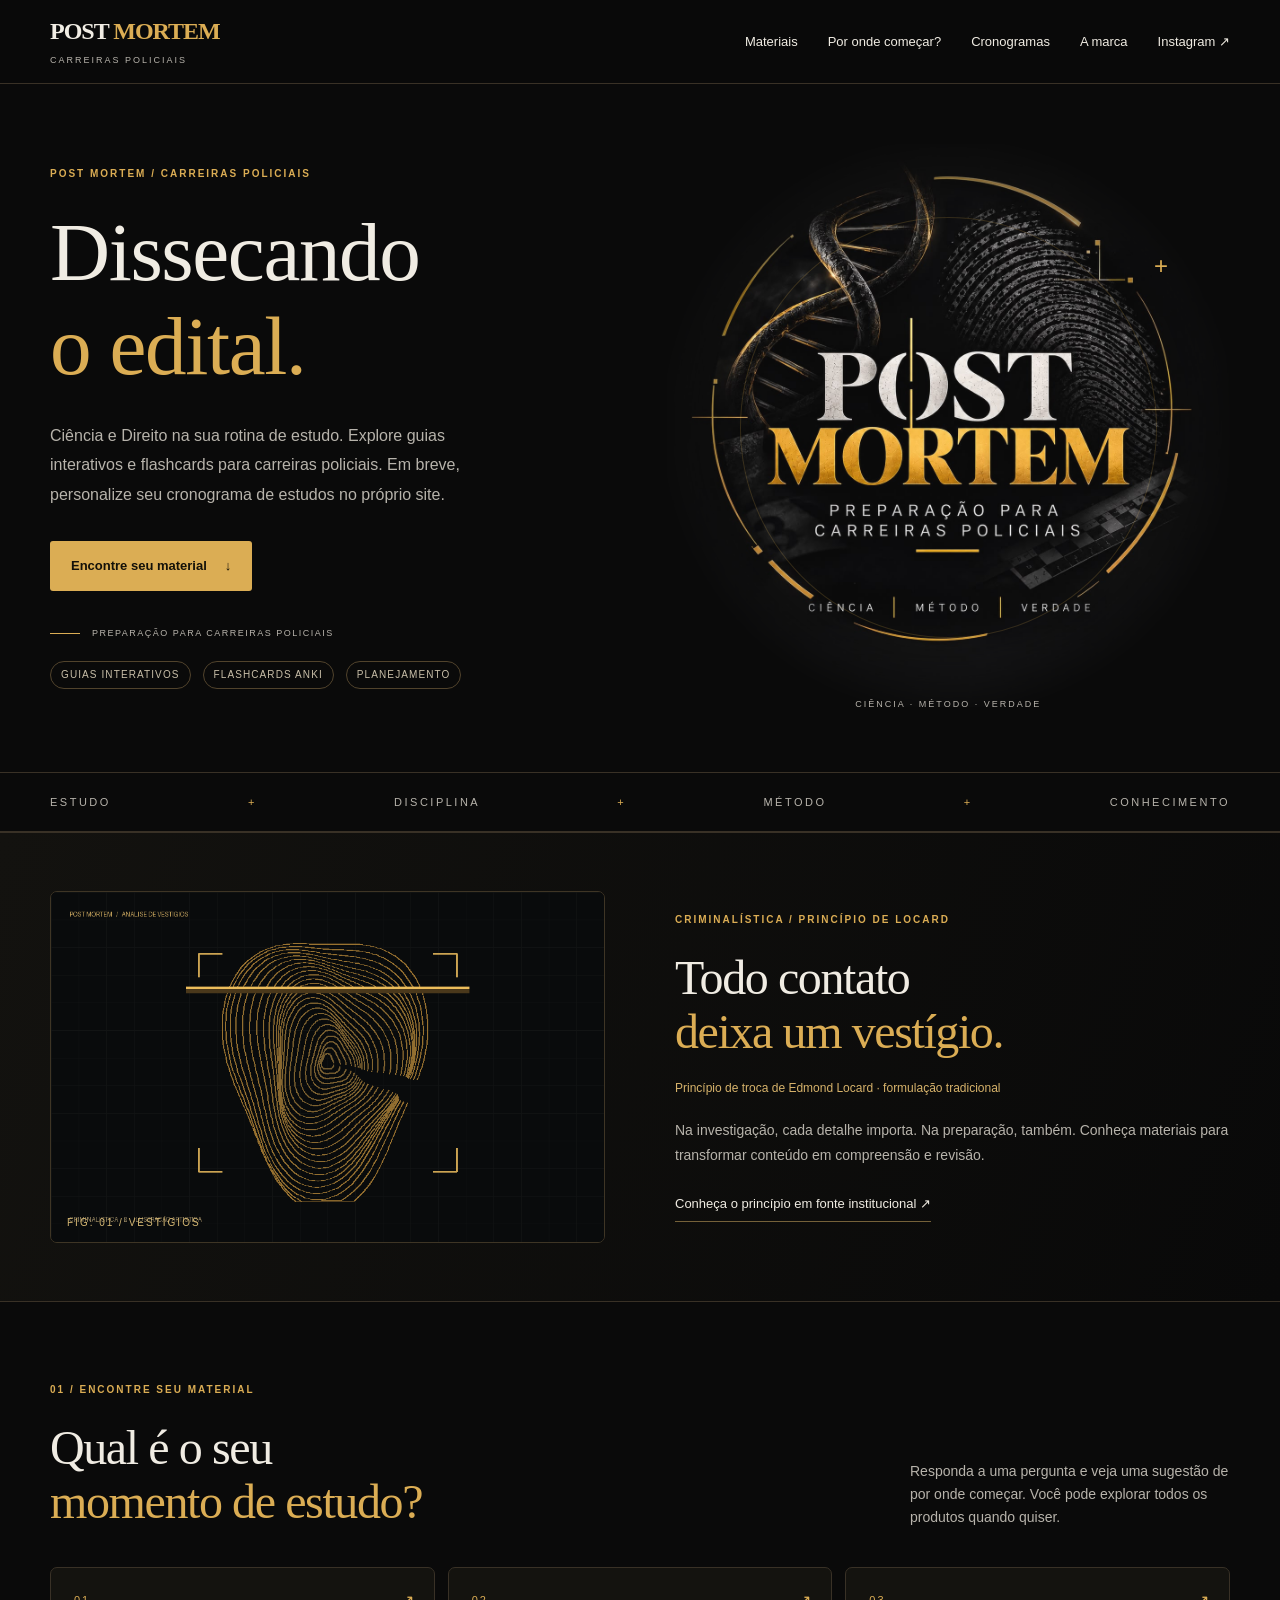
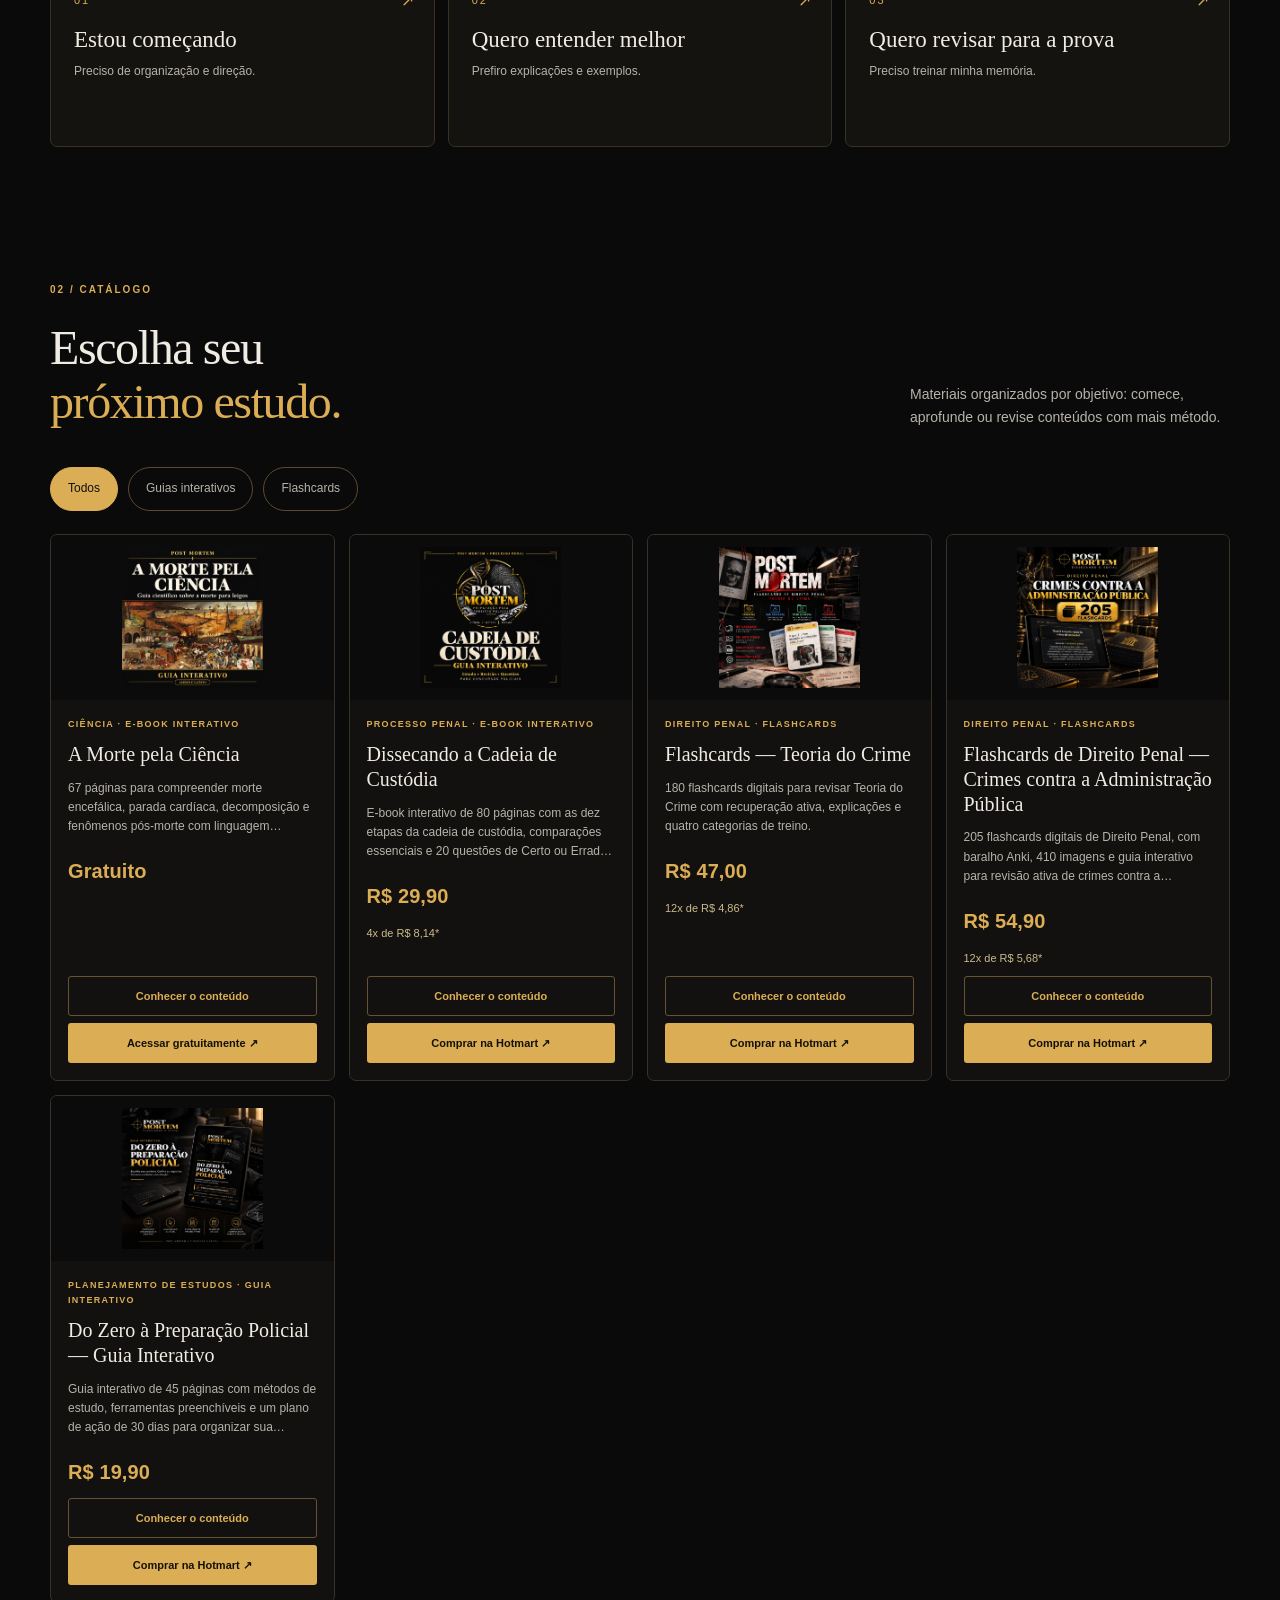
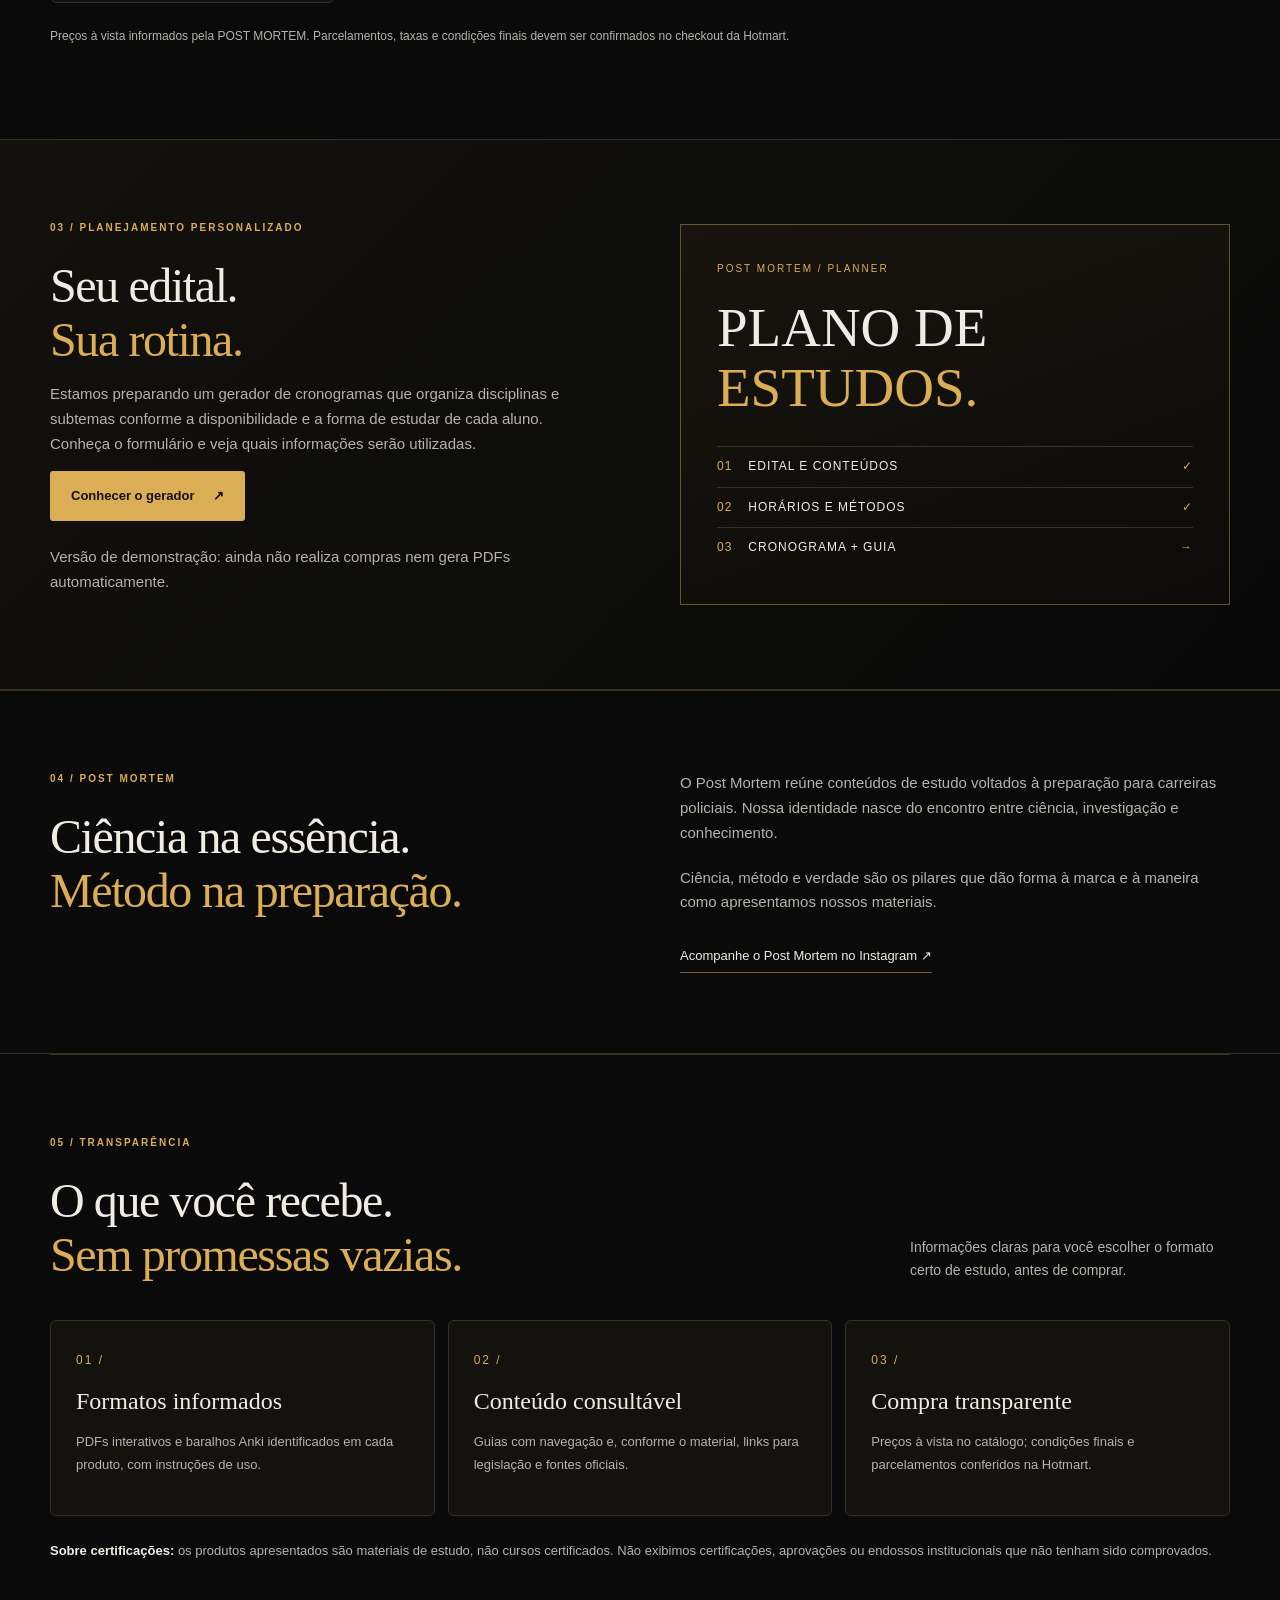
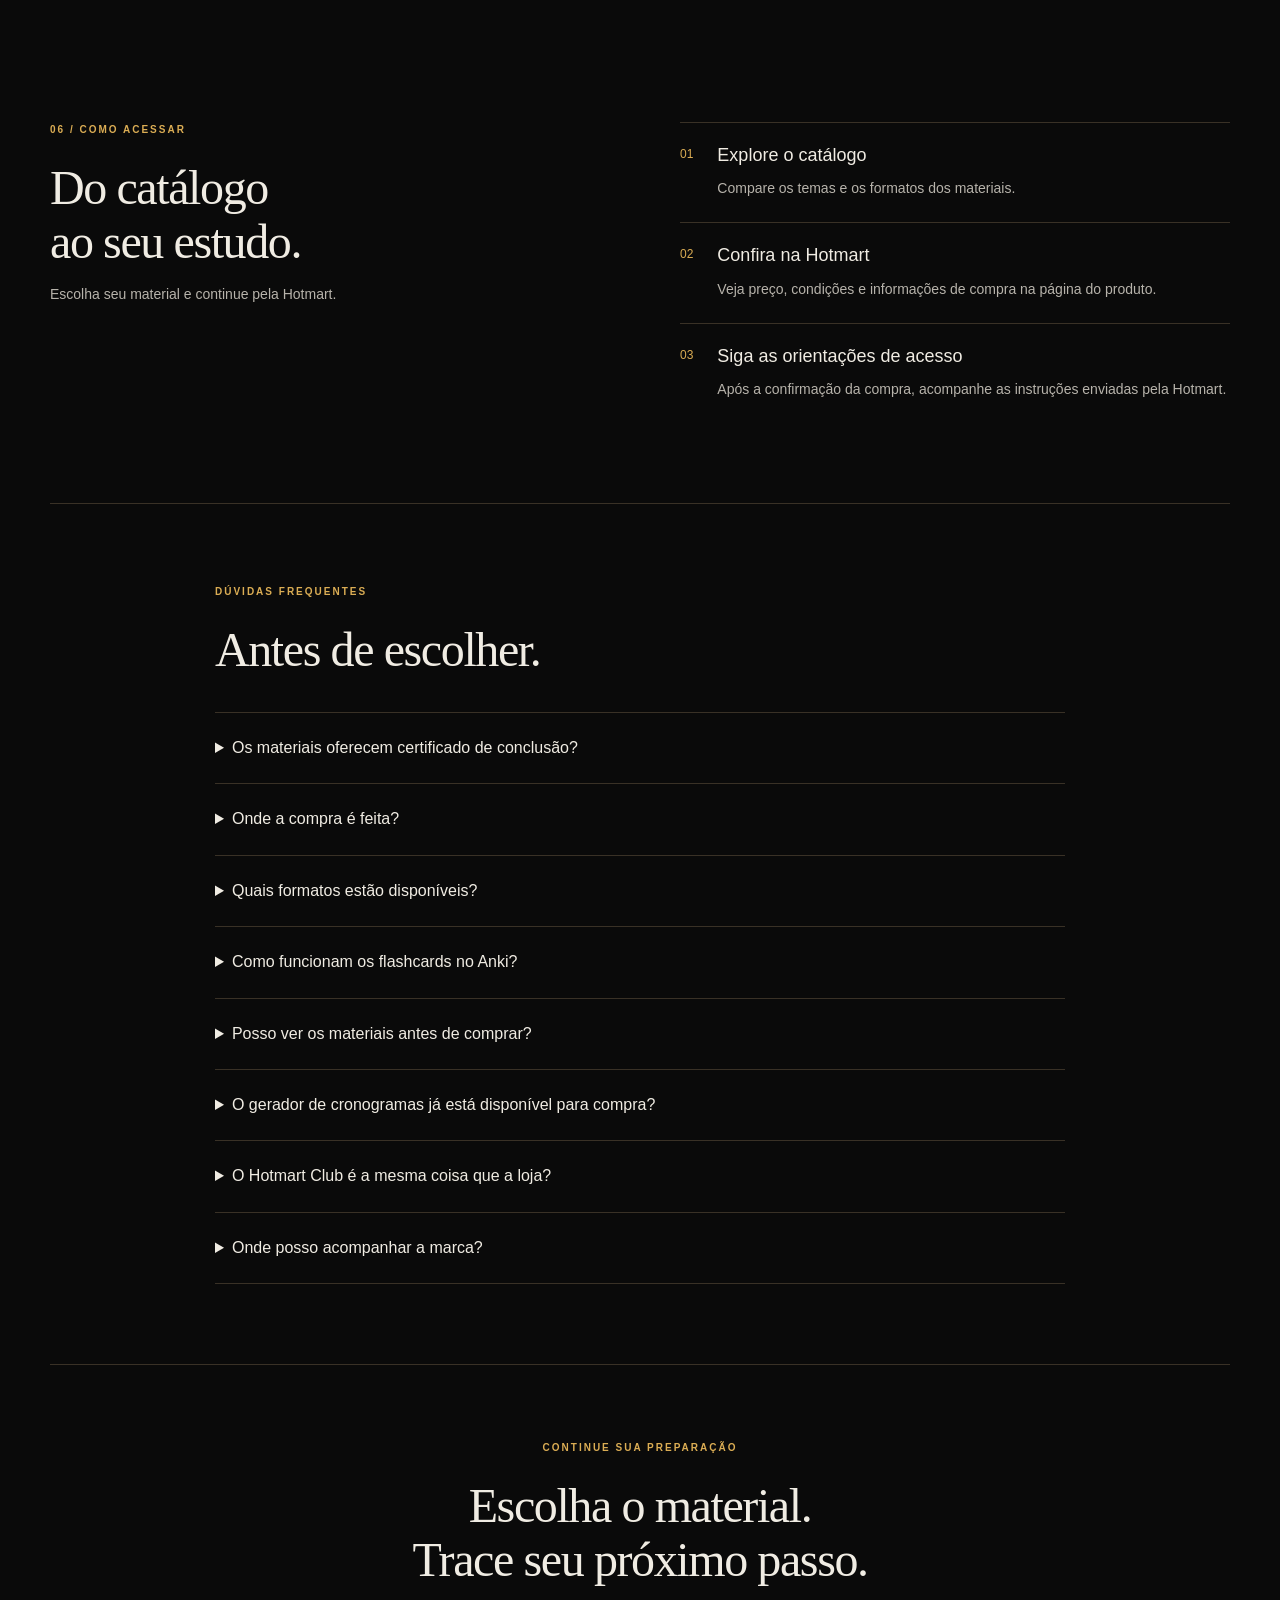
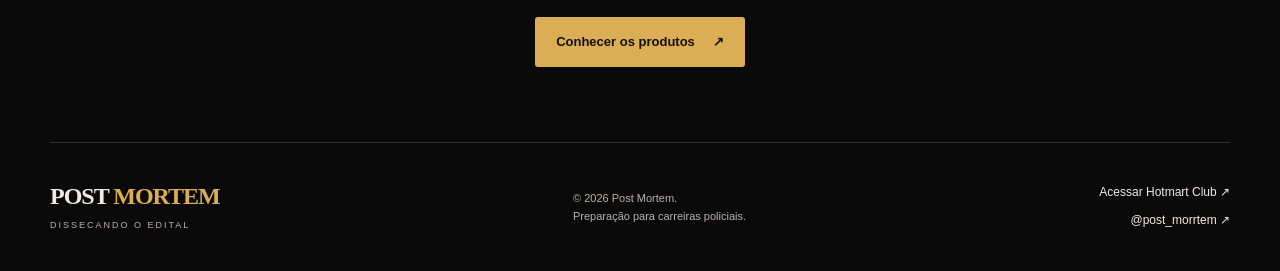
<file: frontend/index.html>
<!DOCTYPE html>
<html lang="pt-BR">
<head>
  <meta charset="UTF-8"><meta name="viewport" content="width=device-width, initial-scale=1">
  <meta name="description" content="Conheça os materiais do Post Mortem. Preparação para carreiras policiais com ciência, método e verdade.">
  <meta name="theme-color" content="#0b0b0b">
  <meta property="og:title" content="POST MORTEM | Dissecando o edital">
  <meta property="og:description" content="Guias interativos e flashcards para concursos policiais. Conheça os materiais e planeje sua preparação.">
  <meta property="og:type" content="website">
  <title>Post Mortem — Preparação para Carreiras Policiais</title>
  <link rel="icon" href="assets/logo-post-mortem.jpeg"><link rel="stylesheet" href="styles.css">
  <script src="produtos.js" defer></script><script src="script.js" defer></script>
</head>
<body>
  <a class="skip" href="#materiais">Pular para os materiais</a>
  <header class="header wrap">
    <a class="brand" href="#inicio" aria-label="Post Mortem, início">POST <span>MORTEM</span><small>CARREIRAS POLICIAIS</small></a>
    <nav aria-label="Navegação principal"><a href="#materiais">Materiais</a><a href="#descubra">Por onde começar?</a><a href="planner.html">Cronogramas</a><a href="#sobre">A marca</a><a class="nav-instagram" href="https://www.instagram.com/post_morrtem/" target="_blank" rel="noopener noreferrer">Instagram ↗</a></nav>
  </header>
  <main>
    <div class="scroll-progress" aria-hidden="true"><span id="scroll-progress-fill"></span></div><section id="inicio" class="hero wrap">
      <div class="hero-copy"><p class="eyebrow">POST MORTEM / CARREIRAS POLICIAIS</p><h1>Dissecando<br><em>o edital.</em></h1><p class="lead">Ciência e Direito na sua rotina de estudo. Explore guias interativos e flashcards para carreiras policiais. Em breve, personalize seu cronograma de estudos no próprio site.</p><a class="button gold" href="#descubra">Encontre seu material <span aria-hidden="true">↓</span></a><div class="hero-note"><span class="line"></span> PREPARAÇÃO PARA CARREIRAS POLICIAIS</div><div class="hero-micro"><span>GUIAS INTERATIVOS</span><span>FLASHCARDS ANKI</span><span>PLANEJAMENTO</span></div></div>
      <div class="hero-art"><img src="assets/logo-post-mortem.jpeg" alt="Post Mortem: preparação para carreiras policiais. Ciência, método, verdade." width="1254" height="1254"><span class="art-label">CIÊNCIA · MÉTODO · VERDADE</span></div>
    </section>
    <div class="principles" aria-hidden="true"><div class="wrap">ESTUDO <span>+</span> DISCIPLINA <span>+</span> MÉTODO <span>+</span> CONHECIMENTO</div></div>
    <section class="forensic-band" aria-labelledby="forensic-title">
      <div class="wrap forensic-layout">
        <div class="forensic-visual"><img src="assets/vestigio-forense.gif" width="900" height="570" loading="lazy" alt="Animação ilustrativa de uma impressão digital sendo analisada por uma linha de varredura dourada"><span class="forensic-corner">FIG. 01 / VESTÍGIOS</span></div>
        <div class="forensic-copy"><p class="eyebrow">CRIMINALÍSTICA / PRINCÍPIO DE LOCARD</p><h2 id="forensic-title">Todo contato<br><em>deixa um vestígio.</em></h2><p class="forensic-attribution">Princípio de troca de Edmond Locard · formulação tradicional</p><p>Na investigação, cada detalhe importa. Na preparação, também. Conheça materiais para transformar conteúdo em compreensão e revisão.</p><a class="text-link" href="https://nij.ojp.gov/nij-hosted-online-training-courses/types-of-evidence/collecting-dna-evidence-at-property-crime-scenes/evidence-found-crime-scenes" target="_blank" rel="noopener noreferrer">Conheça o princípio em fonte institucional ↗</a></div>
      </div>
    </section>
    <section id="descubra" class="section wrap discovery" aria-labelledby="discovery-title">
      <div class="section-heading"><div><p class="eyebrow">01 / ENCONTRE SEU MATERIAL</p><h2 id="discovery-title">Qual é o seu<br><em>momento de estudo?</em></h2></div><p>Responda a uma pergunta e veja uma sugestão de por onde começar. Você pode explorar todos os produtos quando quiser.</p></div>
      <div class="discovery-choices" role="group" aria-label="Escolha seu objetivo">
        <button type="button" class="choice" data-goal="comecar" aria-pressed="false"><span class="choice-number">01</span><strong>Estou começando</strong><small>Preciso de organização e direção.</small><span class="choice-arrow">↗</span></button>
        <button type="button" class="choice" data-goal="entender" aria-pressed="false"><span class="choice-number">02</span><strong>Quero entender melhor</strong><small>Prefiro explicações e exemplos.</small><span class="choice-arrow">↗</span></button>
        <button type="button" class="choice" data-goal="revisar" aria-pressed="false"><span class="choice-number">03</span><strong>Quero revisar para a prova</strong><small>Preciso treinar minha memória.</small><span class="choice-arrow">↗</span></button>
      </div>
      <div id="discovery-result" class="discovery-result" hidden aria-live="polite"></div>
    </section>
    <section id="materiais" class="section wrap"><div class="section-heading"><div><p class="eyebrow">02 / CATÁLOGO</p><h2>Escolha seu<br><em>próximo estudo.</em></h2></div><p>Materiais organizados por objetivo: comece, aprofunde ou revise conteúdos com mais método.</p></div><div class="catalog-tools" aria-label="Filtrar materiais"><button type="button" class="filter-button active" data-filter="todos" aria-pressed="true">Todos</button><button type="button" class="filter-button" data-filter="guia">Guias interativos</button><button type="button" class="filter-button" data-filter="flashcards">Flashcards</button></div><div id="products" class="products" aria-live="polite"></div><p id="filter-status" class="sr-only" aria-live="polite"></p><noscript><p>Abra os produtos diretamente na Hotmart:</p><ul><li><a href="https://pay.hotmart.com/L107926736K">A Morte pela Ciência</a></li><li><a href="https://pay.hotmart.com/U103856441J">Dissecando a Cadeia de Custódia</a></li><li><a href="https://pay.hotmart.com/J107952998E">Direito Penal — Teoria do Crime</a></li><li><a href="https://pay.hotmart.com/T108058545V">Crimes contra a Administração Pública</a></li><li><a href="https://pay.hotmart.com/A108049818G">Do Zero à Preparação Policial</a></li></ul></noscript><p class="catalog-note">Preços à vista informados pela POST MORTEM. Parcelamentos, taxas e condições finais devem ser confirmados no checkout da Hotmart.</p></section>
    <section class="planner-feature section" id="cronogramas"><div class="wrap planner-feature-grid"><div><p class="eyebrow">03 / PLANEJAMENTO PERSONALIZADO</p><h2>Seu edital.<br><em>Sua rotina.</em></h2><p>Estamos preparando um gerador de cronogramas que organiza disciplinas e subtemas conforme a disponibilidade e a forma de estudar de cada aluno. Conheça o formulário e veja quais informações serão utilizadas.</p><a class="button gold" href="planner.html">Conhecer o gerador <span aria-hidden="true">↗</span></a><p class="fine-print">Versão de demonstração: ainda não realiza compras nem gera PDFs automaticamente.</p></div><div class="planner-feature-visual" aria-hidden="true"><div class="planner-mini-label">POST MORTEM / PLANNER</div><div class="planner-mini-title">PLANO DE<br><span>ESTUDOS.</span></div><div class="planner-mini-row"><span>01</span> EDITAL E CONTEÚDOS <span>✓</span></div><div class="planner-mini-row"><span>02</span> HORÁRIOS E MÉTODOS <span>✓</span></div><div class="planner-mini-row"><span>03</span> CRONOGRAMA + GUIA <span>→</span></div></div></div></section>
    <section id="sobre" class="about section"><div class="wrap about-grid"><div><p class="eyebrow">04 / POST MORTEM</p><h2>Ciência na essência.<br><em>Método na preparação.</em></h2></div><div><p>O Post Mortem reúne conteúdos de estudo voltados à preparação para carreiras policiais. Nossa identidade nasce do encontro entre ciência, investigação e conhecimento.</p><p>Ciência, método e verdade são os pilares que dão forma à marca e à maneira como apresentamos nossos materiais.</p><a class="text-link" href="https://www.instagram.com/post_morrtem/" target="_blank" rel="noopener noreferrer">Acompanhe o Post Mortem no Instagram ↗</a></div></div></section>
    <section class="section wrap credibility" id="confianca" aria-labelledby="credibility-title">
      <div class="section-heading"><div><p class="eyebrow">05 / TRANSPARÊNCIA</p><h2 id="credibility-title">O que você recebe.<br><em>Sem promessas vazias.</em></h2></div><p>Informações claras para você escolher o formato certo de estudo, antes de comprar.</p></div>
      <div class="credibility-grid"><article><span class="credibility-icon">01 /</span><h3>Formatos informados</h3><p>PDFs interativos e baralhos Anki identificados em cada produto, com instruções de uso.</p></article><article><span class="credibility-icon">02 /</span><h3>Conteúdo consultável</h3><p>Guias com navegação e, conforme o material, links para legislação e fontes oficiais.</p></article><article><span class="credibility-icon">03 /</span><h3>Compra transparente</h3><p>Preços à vista no catálogo; condições finais e parcelamentos conferidos na Hotmart.</p></article></div>
      <p class="credibility-disclaimer"><strong>Sobre certificações:</strong> os produtos apresentados são materiais de estudo, não cursos certificados. Não exibimos certificações, aprovações ou endossos institucionais que não tenham sido comprovados.</p>
    </section>
    <section class="section wrap buying" id="como-acessar"><div><p class="eyebrow">06 / COMO ACESSAR</p><h2>Do catálogo<br>ao seu estudo.</h2><p class="buying-intro">Escolha seu material e continue pela Hotmart.</p></div><ol class="steps"><li><span>01</span><div><h3>Explore o catálogo</h3><p>Compare os temas e os formatos dos materiais.</p></div></li><li><span>02</span><div><h3>Confira na Hotmart</h3><p>Veja preço, condições e informações de compra na página do produto.</p></div></li><li><span>03</span><div><h3>Siga as orientações de acesso</h3><p>Após a confirmação da compra, acompanhe as instruções enviadas pela Hotmart.</p></div></li></ol></section>
    <section class="faq section wrap"><p class="eyebrow">DÚVIDAS FREQUENTES</p><h2>Antes de escolher.</h2><details><summary>Os materiais oferecem certificado de conclusão?</summary><p>Não há certificado de conclusão anunciado para os e-books e flashcards deste catálogo. São materiais digitais de apoio aos estudos, e não cursos de formação certificados.</p></details><details><summary>Onde a compra é feita?</summary><p>O botão “Comprar na Hotmart” abre o checkout do produto. Consulte valores e condições antes de concluir a compra. Você pode explorar os detalhes no site antes de ir ao checkout.</p></details><details><summary>Quais formatos estão disponíveis?</summary><p>O catálogo reúne guias interativos e duas coleções de flashcards de Direito Penal. Os formatos e os materiais incluídos variam por produto; confira cada descrição e as condições na Hotmart.</p></details><details><summary>Como funcionam os flashcards no Anki?</summary><p>A coleção inclui um arquivo APKG para importação no Anki e um guia de utilização. Consulte as instruções do material para começar. A disponibilidade e eventuais custos dos aplicativos dependem da plataforma utilizada.</p></details><details><summary>Posso ver os materiais antes de comprar?</summary><p>Use “Conhecer o conteúdo” para ver a apresentação e as artes de cada produto. Essas prévias são imagens de divulgação; os e-books completos não estão disponíveis para leitura neste site.</p></details><details><summary>O gerador de cronogramas já está disponível para compra?</summary><p>Ainda não. A página de cronogramas apresenta uma demonstração do formulário. A geração automática de PDFs e a liberação após pagamento serão habilitadas após a integração segura com o serviço de IA e o checkout.</p></details><details><summary>O Hotmart Club é a mesma coisa que a loja?</summary><p>Não. A compra ocorre na página de pagamento do produto. O Hotmart Club é a área de acesso aos materiais quando essa modalidade estiver configurada para a compra realizada.</p></details><details><summary>Onde posso acompanhar a marca?</summary><p>Acompanhe o Instagram <a href="https://www.instagram.com/post_morrtem/" target="_blank" rel="noopener noreferrer">@post_morrtem</a> para conhecer as publicações do Post Mortem.</p></details></section>
    <section class="closing wrap"><p class="eyebrow">CONTINUE SUA PREPARAÇÃO</p><h2>Escolha o material.<br>Trace seu próximo passo.</h2><a class="button gold" href="#materiais">Conhecer os produtos <span aria-hidden="true">↗</span></a></section>
  </main>
  <dialog id="product-dialog" aria-labelledby="dialog-title"><div class="dialog-toolbar"><span>POST MORTEM / CONHEÇA O MATERIAL</span><button type="button" class="close-dialog" aria-label="Fechar detalhes">Fechar ×</button></div><div id="dialog-content"></div></dialog>
  <footer class="wrap footer"><a class="brand" href="#inicio">POST <span>MORTEM</span><small>DISSECANDO O EDITAL</small></a><p>© <span id="year">2026</span> Post Mortem.<br>Preparação para carreiras policiais.</p><div class="footer-links"><a href="https://hotmart.com/pt-br/club/post-mortem" target="_blank" rel="noopener noreferrer">Acessar Hotmart Club ↗</a><a href="https://www.instagram.com/post_morrtem/" target="_blank" rel="noopener noreferrer">@post_morrtem ↗</a></div></footer>
</body>
</html>
</file>
<file: frontend/styles.css>
:root{--bg:#0a0a0a;--panel:#111110;--gold:#e4b34f;--text:#f0ece3;--muted:#b7b3ab;--border:#302a20;--font:Arial,Helvetica,sans-serif;--display:Georgia,'Times New Roman',serif}
*{box-sizing:border-box}html{scroll-behavior:smooth;scroll-padding-top:25px}body{margin:0;background:var(--bg);color:var(--text);font-family:var(--font);line-height:1.65}body:has(dialog[open]){overflow:hidden}a{color:inherit;text-decoration:none}button{font:inherit;cursor:pointer}a:focus-visible,button:focus-visible,summary:focus-visible{outline:3px solid var(--gold);outline-offset:5px}img{display:block;max-width:100%;height:auto}.wrap{width:min(1180px,calc(100% - 64px));margin:auto}.skip{position:absolute;top:-100px;left:20px;padding:12px;background:var(--gold);color:#111;z-index:10}.skip:focus{top:15px}.header{display:flex;align-items:center;justify-content:space-between;padding:28px 0;border-bottom:1px solid var(--border)}.brand{font:bold 24px/1.15 var(--display);letter-spacing:-1px}.brand span{color:var(--gold)}.brand small{display:block;font:9px var(--font);letter-spacing:2px;margin-top:9px;color:var(--muted)}nav{display:flex;gap:30px;font-size:13px}nav a:hover,.text-link:hover{color:var(--gold)}.hero{display:grid;grid-template-columns:1.05fr 1fr;align-items:center;gap:25px;padding:60px 0;min-height:630px}.eyebrow{font-size:10px;font-weight:bold;letter-spacing:2px;color:var(--gold);margin:0 0 22px}h1,h2,h3{margin:0;line-height:1.13;font-weight:normal}h1,h2{font-family:var(--display);letter-spacing:-1.4px}h1{font-size:clamp(48px,6.5vw,84px)}h2{font-size:clamp(32px,4vw,48px)}em{font-style:normal;color:var(--gold)}.lead{font-size:16px;color:var(--muted);max-width:430px;margin:28px 0 32px;line-height:1.85}.button{display:inline-flex;justify-content:center;align-items:center;gap:18px;min-height:48px;padding:13px 20px;font-size:13px;font-weight:bold;border-radius:3px;border:1px solid transparent;transition:background .2s}.gold{background:var(--gold);color:#141109}.gold:hover{background:#f1c66d}.outline{background:transparent;border-color:#655232;color:var(--gold)}.outline:hover{background:#e4b34f12}.hero-note{display:flex;align-items:center;gap:12px;font-size:9px;letter-spacing:1.5px;color:var(--muted);margin-top:35px}.line{width:30px;height:1px;background:var(--gold)}.hero-art img{mix-blend-mode:screen;mask-image:radial-gradient(ellipse at center,#000 53%,transparent 73%);-webkit-mask-image:radial-gradient(ellipse at center,#000 53%,transparent 73%)}.art-label{display:block;text-align:center;font-size:9px;letter-spacing:2px;color:var(--muted);margin-top:-10px}.principles{border-block:1px solid var(--border);padding:20px 0;color:var(--muted);font-size:11px;letter-spacing:2.5px}.principles .wrap{display:flex;justify-content:space-between}.principles span{color:var(--gold)}.section{padding-block:80px}.section-heading{display:flex;justify-content:space-between;align-items:flex-end;gap:60px;margin-bottom:38px}.section-heading>p{max-width:320px;font-size:14px;color:var(--muted);margin:0}.products{display:grid;grid-template-columns:repeat(3,minmax(0,1fr));gap:24px}.product{background:var(--panel);border:1px solid var(--border);border-radius:4px;overflow:hidden;display:flex;flex-direction:column}.product:hover{border-color:#756139}.product-visual{display:block;width:100%;border:0;padding:0;background:#0a0a0a;overflow:hidden}.product-visual img{width:100%;aspect-ratio:1;object-fit:contain}.product-body{padding:25px;display:flex;flex-direction:column;flex:1}.product-body .eyebrow{font-size:9px;letter-spacing:1.3px;margin-bottom:16px}.product h3{font:normal 27px/1.2 var(--display);min-height:65px}.product-description{font-size:14px;color:var(--muted);margin:18px 0 25px}.product-actions{display:grid;gap:10px;margin-top:auto}.product-actions .button{width:100%;font-size:12px}.notice{padding:12px;border-left:2px solid var(--gold);background:#e4b34f09;font-size:12px;line-height:1.65;color:#d4c9b1;margin:0 0 22px}.catalog-note,.fine-print,.preview-note{font-size:12px;color:var(--muted);margin-top:24px}.about{border-block:1px solid var(--border)}.about-grid{display:grid;grid-template-columns:1fr 1fr;gap:80px}.about p:not(.eyebrow){color:var(--muted);font-size:15px;margin:0 0 20px}.text-link{font-size:13px;border-bottom:1px solid #756139;padding-bottom:6px;display:inline-block;margin-top:10px}.buying{display:grid;grid-template-columns:1fr 1fr;gap:80px;border-bottom:1px solid var(--border)}.buying-intro{color:var(--muted);font-size:14px}.steps{padding:0;margin:0;list-style:none}.steps li{display:flex;gap:24px;padding:22px 0;border-top:1px solid var(--border)}.steps li>span{font-size:12px;color:var(--gold)}.steps h3{font-size:18px}.steps p{font-size:14px;color:var(--muted);margin:12px 0 0}.faq{max-width:850px}.faq h2{margin-bottom:35px}details{border-top:1px solid var(--border);padding:22px 0}details:last-child{border-bottom:1px solid var(--border)}summary{cursor:pointer;font-size:16px}details p{color:var(--muted);font-size:14px;max-width:700px}details a{color:var(--gold)}.closing{text-align:center;padding-block:75px;border-top:1px solid var(--border)}.closing h2{margin-bottom:30px}.footer{border-top:1px solid var(--border);padding-block:35px;display:flex;justify-content:space-between;align-items:center;gap:30px}.footer p,.footer>a:last-child{font-size:11px;color:var(--muted)}dialog{color:var(--text);background:#111110;border:1px solid #625133;border-radius:6px;padding:25px;width:min(1080px,calc(100% - 36px));max-height:90dvh;overflow:auto}dialog::backdrop{background:#000c;backdrop-filter:blur(5px)}.dialog-toolbar{display:flex;justify-content:space-between;align-items:center;gap:20px;border-bottom:1px solid var(--border);padding-bottom:18px;margin-bottom:26px}.dialog-toolbar>span{color:var(--gold);font-size:9px;letter-spacing:1.7px}.close-dialog{background:transparent;color:var(--text);border:1px solid #655232;border-radius:3px;min-height:44px;padding:8px 15px;font-size:12px}.detail-grid{display:grid;grid-template-columns:1fr 1fr;gap:35px}.detail-images{display:flex;flex-direction:column;gap:20px}.detail-images img{width:100%;object-fit:contain;border:1px solid var(--border)}.detail-info h2{font-size:36px}.detail-info h3{font-size:16px;color:var(--text);margin-top:26px}.detail-info p:not(.eyebrow):not(.notice){font-size:14px;color:var(--muted)}.content-list{padding-left:20px;color:var(--muted);font-size:14px}.content-list li{padding-block:4px}.detail-info .button{width:100%;margin-top:15px}.preview-note{border-top:1px solid var(--border);padding-top:18px}
@media(max-width:900px){.wrap{width:calc(100% - 40px)}.products{gap:15px}.product-body{padding:19px}.product h3{font-size:24px}.about-grid,.buying{gap:40px}.hero{min-height:530px}.hero-note{font-size:8px;letter-spacing:.8px}}
@media(max-width:650px){.wrap{width:calc(100% - 36px)}.header{padding-block:22px}.brand{font-size:21px}.brand small{font-size:7px;letter-spacing:1.5px}nav{font-size:11px;gap:15px}.nav-instagram{display:none}.hero{grid-template-columns:1fr;min-height:0;padding:44px 0 25px;gap:12px}h1{font-size:60px}.lead{font-size:15px}.hero-note{margin-top:25px}.hero-art{max-width:330px;margin:auto}.principles{font-size:8px;letter-spacing:.8px;padding:17px 0}.section{padding-block:55px}.section-heading{display:block;margin-bottom:28px}.section-heading>p{margin-top:20px;max-width:none}.products{grid-template-columns:1fr;gap:25px}.product-visual img{max-height:400px}.product-body{padding:25px}.product h3{min-height:0;font-size:28px}.about-grid,.buying{grid-template-columns:1fr;gap:26px}.closing{padding-block:55px}.footer{flex-wrap:wrap;gap:20px}.footer p{margin:0}.footer>a:last-child{width:100%}.detail-grid{grid-template-columns:1fr}.detail-images{order:2}.detail-info h2{font-size:32px}dialog{padding:18px}.dialog-toolbar>span{font-size:8px;letter-spacing:1px}}
@media(prefers-reduced-motion:reduce){html{scroll-behavior:auto}.button{transition:none}}

/* Catálogo e gerador: melhorias incrementais */
.sr-only{position:absolute;width:1px;height:1px;padding:0;margin:-1px;overflow:hidden;clip:rect(0,0,0,0);white-space:nowrap;border:0}
.catalog-tools{display:flex;gap:10px;flex-wrap:wrap;margin:0 0 26px}.filter-button{border:1px solid #5a4a2f;color:var(--muted);background:transparent;padding:10px 17px;border-radius:30px;font-size:12px;min-height:44px}.filter-button.active,.filter-button:hover{color:#111;background:var(--gold);border-color:var(--gold)}.product[hidden]{display:none}.product-visual img{transition:transform .35s ease}.product:hover .product-visual img{transform:scale(1.025)}
.planner-feature{border-block:1px solid var(--border);background:linear-gradient(135deg,#12110e,#080808)}.planner-feature-grid{display:grid;grid-template-columns:1fr 1fr;gap:80px;align-items:center}.planner-feature p:not(.eyebrow){max-width:550px;color:var(--muted);font-size:15px}.planner-feature .fine-print{font-size:12px}.planner-feature-visual{border:1px solid #655232;background:linear-gradient(160deg,#18150f,#0c0b09);padding:36px;min-height:325px}.planner-mini-label{color:var(--gold);letter-spacing:2px;font-size:10px}.planner-mini-title{font:normal clamp(35px,5vw,55px)/1.1 var(--display);margin:20px 0 27px}.planner-mini-title span{color:var(--gold)}.planner-mini-row{display:flex;gap:16px;align-items:center;padding:10px 0;border-top:1px solid var(--border);font-size:12px;letter-spacing:1px}.planner-mini-row span:first-child{color:var(--gold)}.planner-mini-row span:last-child{margin-left:auto;color:var(--gold)}.footer-links{display:grid;gap:8px;text-align:right;font-size:12px}.footer-links a:hover{color:var(--gold)}
.planner-page{padding-block:50px 90px}.planner-intro{max-width:780px;margin-bottom:34px}.planner-intro p{color:var(--muted)}.planner-layout{display:grid;grid-template-columns:minmax(0,1.5fr) minmax(250px,.75fr);gap:30px;align-items:start}.planner-form{border:1px solid var(--border);background:var(--panel);padding:30px}.form-section{border:0;padding:0;margin:0 0 34px;min-width:0}.form-section legend{font:normal 24px var(--display);padding:0 0 18px}.form-grid{display:grid;grid-template-columns:repeat(2,minmax(0,1fr));gap:18px}.form-field{display:flex;flex-direction:column;gap:7px}.form-field.full{grid-column:1/-1}.form-field label,.field-title{font-size:12px;color:var(--text);font-weight:600}.form-field input,.form-field select,.form-field textarea{width:100%;background:#090909;color:var(--text);border:1px solid #5b513e;padding:12px;border-radius:3px;font:14px var(--font);min-height:44px}.form-field textarea{min-height:88px;resize:vertical}.form-field input:focus,.form-field select:focus,.form-field textarea:focus{outline:2px solid var(--gold);outline-offset:2px}.form-help{color:var(--muted);font-size:12px}.days-grid{display:flex;flex-wrap:wrap;gap:12px}.day-label{display:flex;align-items:center;gap:7px;border:1px solid var(--border);padding:9px 12px;font-size:12px}.day-label input{accent-color:var(--gold);width:17px;height:17px}.discipline-list{display:grid;gap:12px}.discipline-row{display:grid;grid-template-columns:1fr 170px auto;gap:10px;align-items:end}.discipline-row button{min-height:44px}.planner-side{border:1px solid #655232;padding:26px;background:#15120d;position:static;top:auto}.planner-side h2{font-size:29px}.planner-side p,.planner-side li{font-size:13px;color:var(--muted)}.planner-side ul{padding-left:20px}.planner-actions{display:flex;gap:12px;flex-wrap:wrap}.planner-actions button{min-height:48px}.planner-result{margin-top:24px;border:1px solid #665232;padding:22px;display:none}.planner-result.visible{display:block}.planner-result pre{white-space:pre-wrap;overflow-wrap:anywhere;font-size:11px;max-height:250px;overflow:auto;color:#e0d8c9}.outline-small{border:1px solid #665232;background:transparent;color:var(--gold);padding:10px 13px;border-radius:3px}.outline-small:hover{background:#282013}.notice-warning{padding:14px;border-left:3px solid var(--gold);background:#201b11;color:#ead9b4;font-size:13px;margin:15px 0 24px}
@media(max-width:900px){.planner-feature-grid,.planner-layout{grid-template-columns:1fr;gap:25px}.planner-side{position:static}}
@media(max-width:650px){.planner-form{padding:20px}.form-grid{grid-template-columns:1fr}.discipline-row{grid-template-columns:1fr}.discipline-row button{justify-self:start}.planner-feature-visual{padding:22px;min-height:0}.footer-links{text-align:left}}

/* Refinamento v2: seleção de disciplinas, campos condicionais e contraste de datas */
[hidden]{display:none!important}
.form-field input[type="date"]{color-scheme:dark;background:#161512;color:#f7f1e6;border:1px solid #a18a59;min-height:48px}
.form-field input[type="date"]::-webkit-calendar-picker-indicator{filter:invert(1) sepia(.7) saturate(1.5);opacity:1;cursor:pointer;padding:6px}
.form-field input[type="file"]{padding:10px}.form-field input[type="file"]::file-selector-button{background:#b9944a;border:0;border-radius:3px;padding:8px 12px;color:#100d07;cursor:pointer;margin-right:12px}
.subject-options{display:flex;flex-wrap:wrap;gap:9px;max-height:240px;overflow:auto;padding:13px;margin-top:12px;border:1px solid #3d372d;border-radius:4px;background:#0b0b0a}
.subject-chip{display:flex;align-items:center;gap:7px;border:1px solid #54472f;border-radius:30px;padding:8px 11px;cursor:pointer;font-size:12px;color:#e8e0d0;background:#191710}
.subject-chip:has(input:checked){background:#3c2f14;border-color:#d4aa50;color:#fff}.subject-chip input{accent-color:#d4aa50;width:16px;height:16px}
.custom-subject{display:flex;align-items:end;gap:12px;margin-top:16px}.custom-subject .form-field{flex:1}.custom-subject button{min-height:44px}
.inline-options{display:flex;gap:22px;align-items:center;flex-wrap:wrap;margin:6px 0 14px}.inline-options label,.checkbox-line{display:flex;gap:9px;align-items:center;font-size:13px;color:#e8e0d0}.inline-options input,.checkbox-line input{accent-color:#d4aa50;width:17px;height:17px;min-height:auto!important}
.mini-heading{font:normal 22px var(--display);margin:25px 0 7px}
.subject-config{display:grid;gap:12px;padding:15px;border:1px solid #53472f;background:#14120e;border-radius:4px}
.subject-config-header{display:flex;align-items:center;justify-content:space-between;gap:12px}.subject-config-header strong{font-size:14px;color:#f3e6c9}.remove-subject{border:0;background:transparent;color:#d8b46b;text-decoration:underline;font-size:12px;cursor:pointer}
.subject-config .form-grid{gap:12px}.subject-config .form-field select,.subject-config .form-field input{min-width:0}
.planner-intro .notice-warning{color:#f3e3c1}.planner-form .form-help{line-height:1.6}
@media(max-width:650px){.custom-subject{flex-direction:column;align-items:stretch}.subject-options{max-height:290px}.subject-config-header{align-items:flex-start}.subject-config .form-grid{grid-template-columns:1fr}}


/* V4 — campo de data preto e ícone do calendário branco (Chrome, Edge, Safari). */
.form-field input[type="date"] { color-scheme: dark !important; background: #090909 !important; color: #f0ece3 !important; border: 1px solid #5b513e !important; min-height: 44px; }
.form-field input[type="date"]::-webkit-calendar-picker-indicator { filter: invert(1) !important; opacity: 1 !important; cursor: pointer; }
.product-price { display: block; color: var(--gold); font-size: 21px; font-weight: 700; letter-spacing: .1px; margin: 12px 0 15px; }
.product-price.pending { font-size: 13px; color: var(--muted); font-weight: 500; }
.detail-info .product-price { margin: 14px 0 12px; }

/* Parcelamento no catálogo */
.installments{font-size:.85rem;color:#cdbb8c;margin:.25rem 0 .6rem;line-height:1.45;}


/* POST MORTEM — editorial redesign V7 */
:root{--gold:#dbad54;--border:#393126;--panel:#12110f}
html{scroll-padding-top:100px}
.header{position:sticky;top:0;z-index:40;background:rgba(10,10,10,.95);backdrop-filter:blur(18px);padding:18px 0;max-width:none;width:100%;padding-left:max(32px,calc((100% - 1180px)/2));padding-right:max(32px,calc((100% - 1180px)/2))}
.header nav a{transition:color .2s}.scroll-progress{position:fixed;top:0;left:0;width:100%;height:3px;z-index:60;pointer-events:none}.scroll-progress span{display:block;height:100%;width:0;background:var(--gold)}
.hero{min-height:570px}.hero-art{position:relative}.hero-art:before{content:"";position:absolute;inset:13%;border:1px solid #d7ab4930;border-radius:50%;pointer-events:none;animation:forensicPulse 7s ease-in-out infinite}.hero-art:after{content:"+";position:absolute;right:11%;top:18%;color:var(--gold);font-size:24px;font-weight:200}
.hero-micro{display:flex;flex-wrap:wrap;gap:12px;margin-top:20px}.hero-micro span{font-size:10px;letter-spacing:1.1px;border:1px solid #51432c;padding:5px 10px;color:#c9bfa9;border-radius:20px}
.forensic-band{border-block:1px solid var(--border);background:linear-gradient(110deg,#13120f,#090909)}.forensic-layout{display:grid;grid-template-columns:1fr 1fr;gap:70px;align-items:center;padding-top:58px;padding-bottom:58px}.forensic-visual{position:relative;border:1px solid #3e3525;border-radius:7px;overflow:hidden;background:#080808}.forensic-visual img{width:100%;aspect-ratio:900/570;object-fit:cover}.forensic-corner{position:absolute;bottom:14px;left:16px;color:#d6b873;font:10px var(--font);letter-spacing:2px}.forensic-copy>p:not(.eyebrow){font-size:14px;line-height:1.85;color:var(--muted)}.forensic-copy .forensic-attribution{color:#d7b36b!important;font-size:12px!important;margin:18px 0}
.discovery{padding-bottom:55px}.discovery-choices{display:grid;grid-template-columns:repeat(3,minmax(0,1fr));gap:13px}.choice{text-align:left;position:relative;min-height:180px;background:#14130f;color:var(--text);border:1px solid var(--border);border-radius:7px;padding:23px;display:flex;flex-direction:column;gap:8px;transition:border-color .2s,transform .2s,background .2s}.choice:hover,.choice[aria-pressed="true"]{border-color:var(--gold);background:#211c13;transform:translateY(-3px)}.choice-number{font-size:11px;color:var(--gold);letter-spacing:2px}.choice strong{font:normal 23px/1.15 var(--display);margin-top:10px}.choice small{font-size:12px;color:var(--muted);line-height:1.5}.choice-arrow{position:absolute;right:20px;top:20px;color:var(--gold)}.discovery-result{margin-top:18px;border:1px solid #685335;border-radius:6px;background:#1c1810;padding:22px;display:flex;justify-content:space-between;align-items:center;gap:20px}.discovery-result p{margin:5px 0 0;color:var(--muted);font-size:13px}.discovery-result strong{font:normal 24px var(--display)}
/* Cards deliberadamente menores: 4 colunas no desktop e capas compactas. */
.products{grid-template-columns:repeat(4,minmax(0,1fr));gap:14px}.product{border-radius:7px;transition:border-color .25s,transform .25s,box-shadow .25s}.product:hover{transform:translateY(-5px);box-shadow:0 18px 30px #0006}.product-visual{background:#0b0b0b}.product-visual img{height:165px;aspect-ratio:auto;object-fit:contain;padding:12px;transition:transform .3s}.product:hover .product-visual img{transform:scale(1.045)}.product-body{padding:17px}.product-body .eyebrow{font-size:9px;margin-bottom:10px}.product h3{font:normal 20px/1.24 var(--display);min-height:0}.product-description{font-size:12px;line-height:1.6;margin:12px 0 10px;display:-webkit-box;-webkit-line-clamp:3;-webkit-box-orient:vertical;overflow:hidden}.product-price{font-size:20px;margin:9px 0}.installments{font-size:11px}.product-actions{gap:7px}.product-actions .button{font-size:11px;min-height:40px;padding:9px 8px}.catalog-tools{margin-bottom:23px}
.credibility{border-top:1px solid var(--border)}.credibility-grid{display:grid;grid-template-columns:repeat(3,1fr);gap:13px}.credibility-grid article{border:1px solid var(--border);border-radius:6px;padding:25px;background:#13120f}.credibility-icon{font-size:12px;letter-spacing:2px;color:var(--gold)}.credibility-grid h3{font:normal 24px var(--display);margin:15px 0}.credibility-grid p,.credibility-disclaimer{color:var(--muted);font-size:13px;line-height:1.8}.credibility-disclaimer{margin:23px 0 0}.credibility-disclaimer strong{color:var(--text)}
.reveal{opacity:0;transform:translateY(17px);transition:opacity .55s ease,transform .55s ease}.reveal.in-view{opacity:1;transform:translateY(0)}
@keyframes forensicPulse{50%{transform:scale(1.06);opacity:.4}}
@media(max-width:1050px){.products{grid-template-columns:repeat(3,minmax(0,1fr))}.forensic-layout{gap:35px}.header nav{gap:15px}}
@media(max-width:750px){.header{padding-left:20px;padding-right:20px}.header nav{flex-wrap:wrap;justify-content:flex-end;gap:10px}.header nav a{font-size:11px}.forensic-layout{grid-template-columns:1fr;padding-top:36px;padding-bottom:36px}.forensic-visual{max-width:520px}.discovery-choices,.credibility-grid{grid-template-columns:1fr}.choice{min-height:130px}.products{grid-template-columns:repeat(2,minmax(0,1fr));gap:12px}.product-visual img{height:140px}.product-body{padding:13px}.product h3{font-size:18px}.product-actions .button{font-size:10px}.discovery-result{align-items:flex-start;flex-direction:column}}
@media(max-width:420px){.products{grid-template-columns:1fr 1fr;gap:9px}.product-visual img{height:125px;padding:7px}.product h3{font-size:16px}.product-body{padding:10px}.product-description{font-size:11px;-webkit-line-clamp:2}.product-actions .button{font-size:10px;min-height:36px;padding:7px 5px}.product-price{font-size:17px}.header nav a[href="#descubra"]{display:none}}
@media(prefers-reduced-motion:reduce){*,*:before,*:after{animation-duration:.01ms!important;animation-iteration-count:1!important;transition-duration:.01ms!important;scroll-behavior:auto!important}.reveal{opacity:1;transform:none}}

/* V19: campo de data e ícone do calendário visíveis sobre o tema escuro. */
#inicio[type="date"] {
  color-scheme: light !important;
  background-color: #f8f6f0 !important;
  color: #17130b !important;
  border: 2px solid #d3ad5e !important;
  min-height: 50px;
  padding: 10px 12px;
  font-weight: 600;
}
#inicio[type="date"]::-webkit-calendar-picker-indicator {
  filter: none !important;
  opacity: 1 !important;
  cursor: pointer;
  width: 20px;
  height: 20px;
}
#inicio[type="date"]:focus-visible { outline: 3px solid #d3ad5e; outline-offset: 2px; }

/* V20.1 — Controles compactos de área/especialidade, sem herdar o input de largura total. */
.form-field .radio-group {
  display: flex; flex-wrap: wrap; align-items: center; gap: 12px;
  margin: 10px 0 8px;
}
.form-field .radio-group label {
  display: inline-flex; align-items: center; gap: 9px;
  width: auto; min-height: 40px; margin: 0; padding: 9px 15px;
  border: 1px solid #655332; border-radius: 9px;
  background: #191713; color: #f4eee1;
  font-size: 14px; font-weight: 600; line-height: 1.2;
  cursor: pointer; user-select: none;
}
.form-field .radio-group label:hover { border-color: #d3ad5e; background: #252016; }
.form-field .radio-group input[type="radio"] {
  appearance: auto; -webkit-appearance: radio;
  box-sizing: border-box; display: inline-block; flex: 0 0 17px;
  width: 17px !important; height: 17px !important; min-height: 0 !important;
  max-width: 17px !important; margin: 0 !important; padding: 0 !important;
  border: 0; border-radius: 50%; accent-color: #d3ad5e;
  vertical-align: middle; cursor: pointer;
}
.form-field .radio-group label:has(input:checked) {
  border-color: #d3ad5e; background: #292216; color: #fff7e6;
}
.form-field .radio-group label:focus-within { outline: 2px solid #d3ad5e; outline-offset: 2px; }
@media (max-width: 440px) { .form-field .radio-group { gap: 9px; } }

/* V22: painel de instrucoes acompanha o fluxo normal da pagina, sem sobrepor campos. */
.planner-layout > .planner-side{position:static!important;top:auto!important;align-self:start;z-index:auto;}

/* V24: autenticação comercial sem alterar a identidade visual */
.pm-access{border:1px solid #9b7a3b;border-radius:14px;background:#171717;padding:22px;margin:24px 0;color:#f5efe2}
.pm-access h2{color:#d4ae60;margin:0 0 8px}
.pm-access-fields{display:grid;grid-template-columns:minmax(180px,1fr) auto;align-items:end;gap:10px;max-width:650px}
.pm-access-fields label{grid-column:1/-1;font-weight:600}
.pm-access-fields input{min-width:0;background:#faf7ef;color:#151515;border-radius:7px;padding:11px}
.pm-access-fields button,.pm-access>button{background:#cba453;color:#151515;border:0;border-radius:7px;padding:11px 18px;cursor:pointer;font-weight:700}
@media(max-width:600px){.pm-access-fields{grid-template-columns:1fr}}
/* Garante que o formulário só apareça após autenticação comercial. */
[hidden]{display:none !important}

/* V26: compra e login acessíveis sem esconder o formulário gratuito. */
.pm-commerce-actions{display:flex;flex-wrap:wrap;align-items:center;gap:12px;margin:18px 0}
.pm-commerce-actions .button{display:inline-flex;align-items:center;justify-content:center;text-decoration:none;min-height:44px}
#pm-account{padding:12px 14px;border:1px solid #6e592f;border-radius:9px;background:#242018}
#pm-download-recovery{margin:12px 0}
</file>
